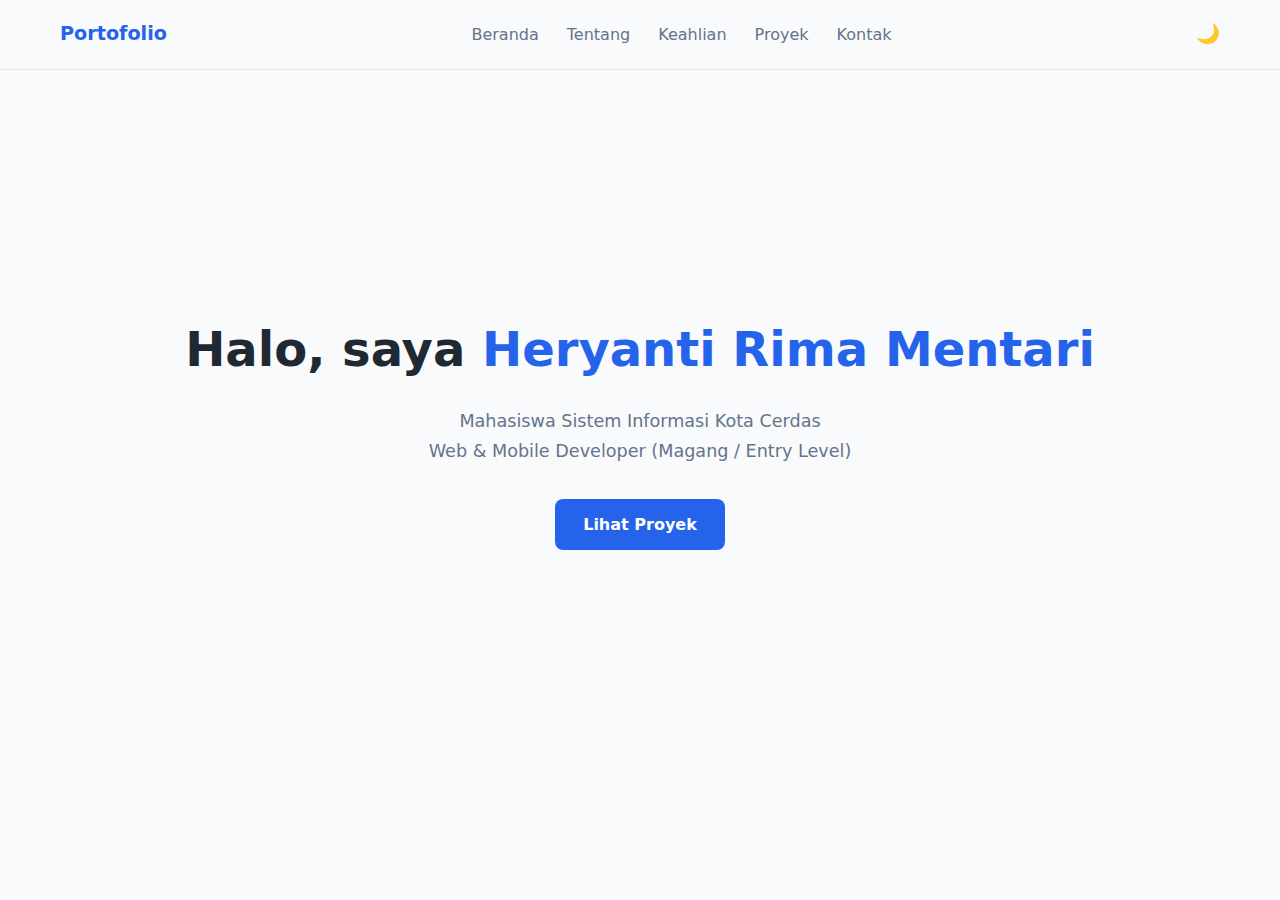
<file: index.html>
<!DOCTYPE html>
<html lang="id">
<head>
  <meta charset="UTF-8">
  <meta name="viewport" content="width=device-width, initial-scale=1.0">
  <title>Heryanti Rima Mentari | Portofolio</title>

  <link rel="stylesheet" href="assets/css/style.css">
</head>
<body>

  <!-- NAVBAR -->
  <nav>
    <div class="logo">Portofolio</div>

    <ul>
      <li><a href="index.html" class="active">Beranda</a></li>
      <li><a href="about.html">Tentang</a></li>
      <li><a href="skills.html">Keahlian</a></li>
      <li><a href="projects.html">Proyek</a></li>
      <li><a href="contact.html">Kontak</a></li>
    </ul>

    <!-- Toggle Dark Mode -->
    <div class="toggle-theme">🌙</div>
  </nav>

  <!-- HERO -->
  <section class="hero reveal">
    <h1>
      Halo, saya <span>Heryanti Rima Mentari</span>
    </h1>

    <p>
      Mahasiswa Sistem Informasi Kota Cerdas <br />
      Web & Mobile Developer (Magang / Entry Level)
    </p>

    <a href="projects.html" class="btn">
      Lihat Proyek
    </a>
  </section>

  <!-- SCRIPT -->
  <script src="assets/js/script.js"></script>
</body>
</html>
</file>
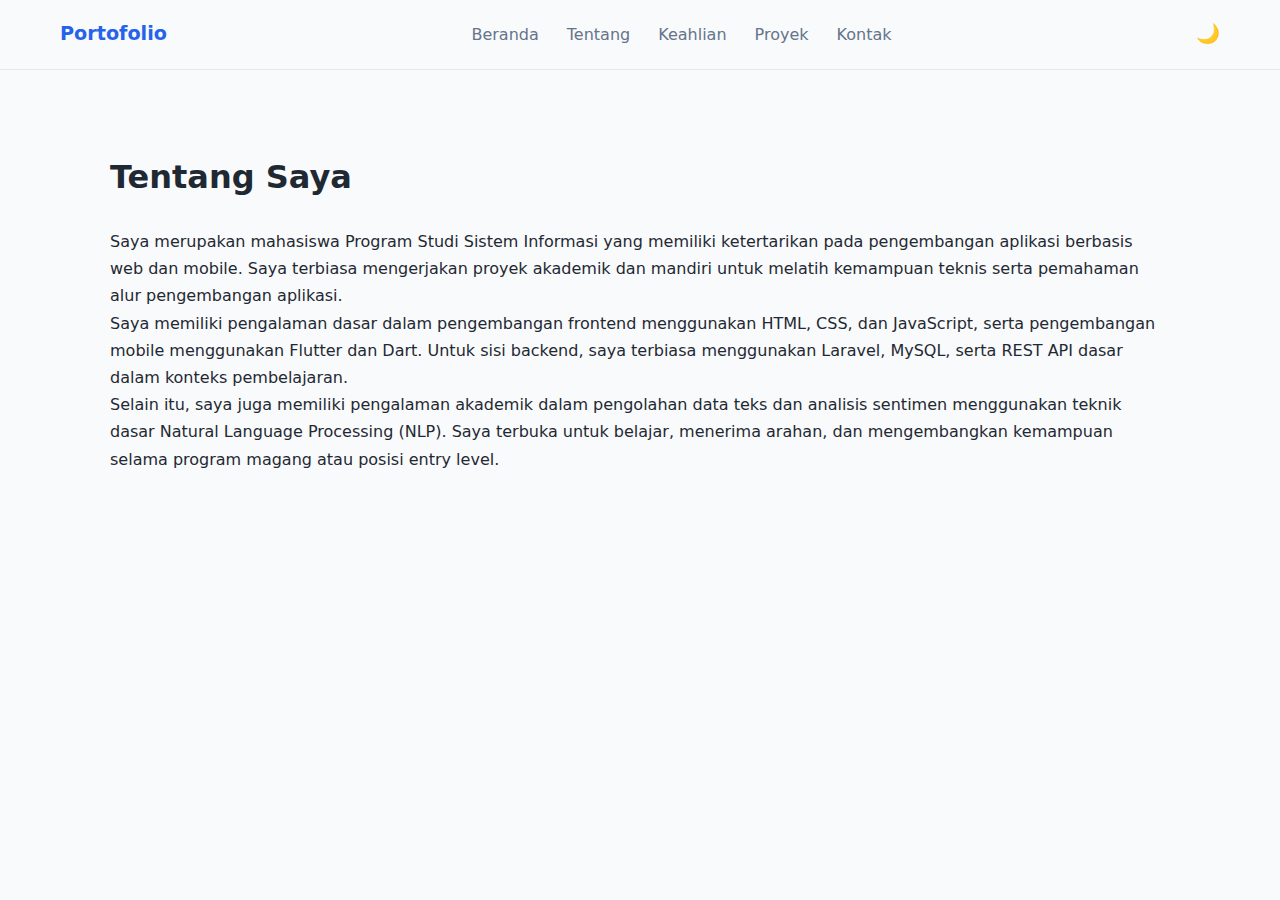
<file: about.html>
<!DOCTYPE html>
<html lang="id">
  <head>
    <meta charset="UTF-8" />
    <meta name="viewport" content="width=device-width, initial-scale=1.0" />
    <title>Tentang Saya | Portofolio</title>

    <link rel="stylesheet" href="assets/css/style.css" />
  </head>
  <body>
    <!-- NAVBAR -->
    <nav>
      <div class="logo">Portofolio</div>

      <ul>
        <li><a href="index.html">Beranda</a></li>
        <li><a href="about.html" class="active">Tentang</a></li>
        <li><a href="skills.html">Keahlian</a></li>
        <li><a href="projects.html">Proyek</a></li>
        <li><a href="contact.html">Kontak</a></li>
      </ul>

      <div class="toggle-theme">🌙</div>
    </nav>

    <!-- ABOUT SECTION -->
    <section class="container reveal">
      <h2>Tentang Saya</h2>

      <p>
        Saya merupakan mahasiswa Program Studi Sistem Informasi yang memiliki
        ketertarikan pada pengembangan aplikasi berbasis web dan mobile. Saya
        terbiasa mengerjakan proyek akademik dan mandiri untuk melatih kemampuan
        teknis serta pemahaman alur pengembangan aplikasi.
      </p>

      <p>
        Saya memiliki pengalaman dasar dalam pengembangan frontend menggunakan
        HTML, CSS, dan JavaScript, serta pengembangan mobile menggunakan Flutter
        dan Dart. Untuk sisi backend, saya terbiasa menggunakan Laravel, MySQL,
        serta REST API dasar dalam konteks pembelajaran.
      </p>

      <p>
        Selain itu, saya juga memiliki pengalaman akademik dalam pengolahan data
        teks dan analisis sentimen menggunakan teknik dasar Natural Language
        Processing (NLP). Saya terbuka untuk belajar, menerima arahan, dan
        mengembangkan kemampuan selama program magang atau posisi entry level.
      </p>
    </section>

    <!-- SCRIPT -->
    <script src="assets/js/script.js"></script>
  </body>
</html>
</file>
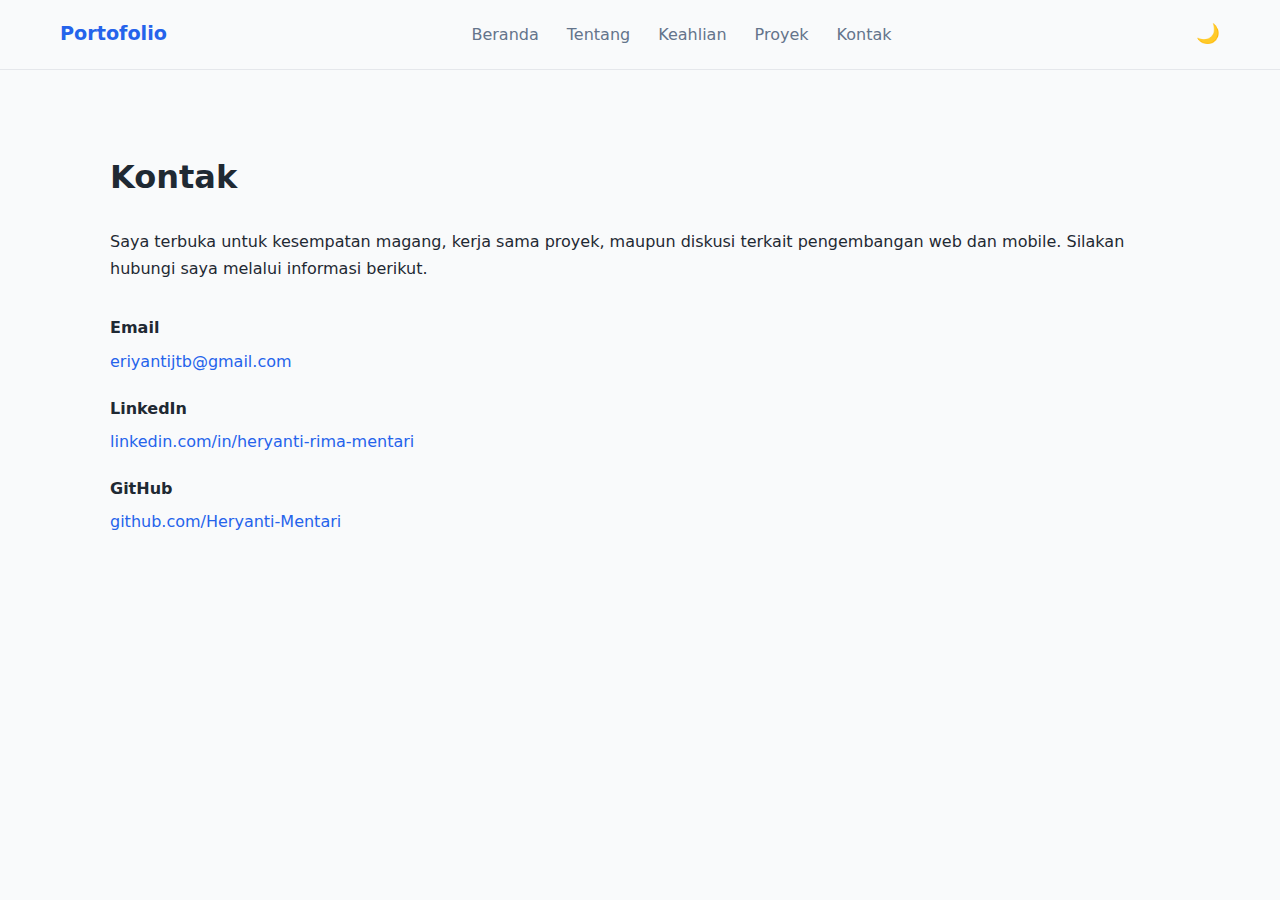
<file: contact.html>
<!DOCTYPE html>
<html lang="id">
  <head>
    <meta charset="UTF-8" />
    <meta name="viewport" content="width=device-width, initial-scale=1.0" />
    <title>Kontak | Portofolio</title>

    <link rel="stylesheet" href="assets/css/style.css" />
  </head>
  <body>
    <!-- NAVBAR -->
    <nav>
      <div class="logo">Portofolio</div>

      <ul>
        <li><a href="index.html">Beranda</a></li>
        <li><a href="about.html">Tentang</a></li>
        <li><a href="skills.html">Keahlian</a></li>
        <li><a href="projects.html">Proyek</a></li>
        <li><a href="contact.html" class="active">Kontak</a></li>
      </ul>

      <div class="toggle-theme">🌙</div>
    </nav>

    <!-- CONTACT -->
    <section class="container reveal">
      <h2>Kontak</h2>

      <p>
        Saya terbuka untuk kesempatan magang, kerja sama proyek, maupun diskusi
        terkait pengembangan web dan mobile. Silakan hubungi saya melalui
        informasi berikut.
      </p>

      <div class="contact-list">
        <div class="contact-item">
          <strong>Email</strong>
          <p>
            <a href="mailto:eriyantijtb@gmail.com">
              eriyantijtb@gmail.com
            </a>
          </p>
        </div>

        <div class="contact-item">
          <strong>LinkedIn</strong>
          <p>
            <a
              href="https://www.linkedin.com/in/heryanti-rima-mentari"
              target="_blank"
              rel="noopener noreferrer"
            >
              linkedin.com/in/heryanti-rima-mentari
            </a>
          </p>
        </div>

        <div class="contact-item">
          <strong>GitHub</strong>
          <p>
            <a
              href="https://github.com/Heryanti-Mentari"
              target="_blank"
              rel="noopener noreferrer"
            >
              github.com/Heryanti-Mentari
            </a>
          </p>
        </div>
      </div>
    </section>

    <!-- SCRIPT -->
    <script src="assets/js/script.js"></script>
  </body>
</html>
</file>
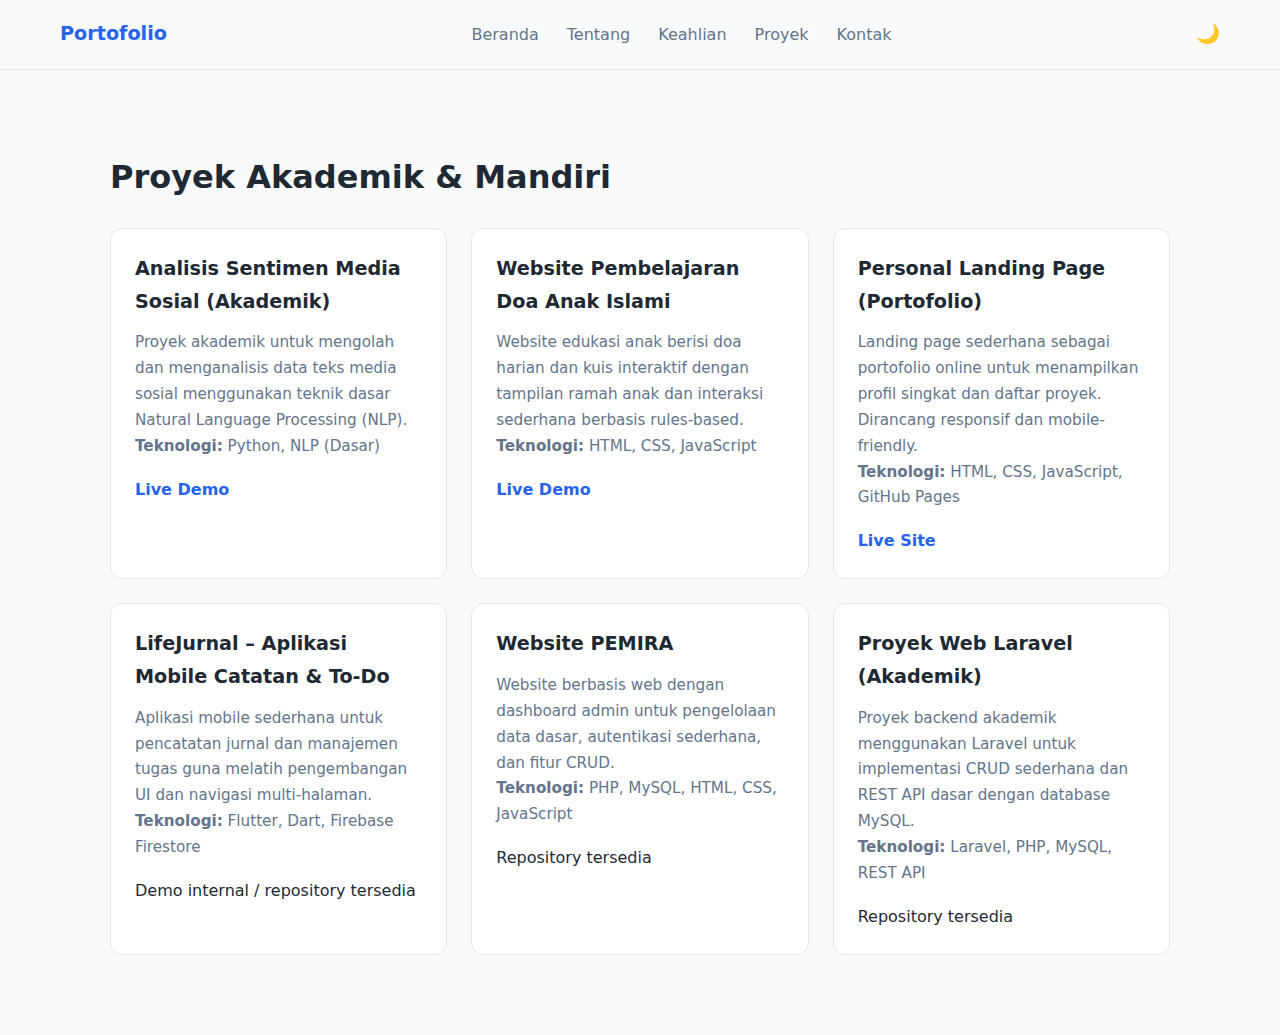
<file: projects.html>
<!DOCTYPE html>
<html lang="id">
  <head>
    <meta charset="UTF-8" />
    <meta name="viewport" content="width=device-width, initial-scale=1.0" />
    <title>Proyek | Portofolio</title>

    <link rel="stylesheet" href="assets/css/style.css" />
  </head>
  <body>
    <!-- NAVBAR -->
    <nav>
      <div class="logo">Portofolio</div>

      <ul>
        <li><a href="index.html">Beranda</a></li>
        <li><a href="about.html">Tentang</a></li>
        <li><a href="skills.html">Keahlian</a></li>
        <li><a href="projects.html" class="active">Proyek</a></li>
        <li><a href="contact.html">Kontak</a></li>
      </ul>

      <div class="toggle-theme">🌙</div>
    </nav>

    <!-- PROJECTS -->
    <section class="container">
      <h2 class="reveal">Proyek Akademik & Mandiri</h2>

      <div class="grid">
        <!-- PROJECT 1 -->
        <div class="card reveal">
          <h3>Analisis Sentimen Media Sosial (Akademik)</h3>
          <p>
            Proyek akademik untuk mengolah dan menganalisis data teks media sosial
            menggunakan teknik dasar Natural Language Processing (NLP).
          </p>
          <p class="tech">
            <strong>Teknologi:</strong> Python, NLP (Dasar)
          </p>
          <div class="project-links">
            <a
              href="https://heryanti-mentari.github.io/Sentimen-Dashboard/"
              target="_blank"
              rel="noopener noreferrer"
            >
              Live Demo
            </a>
          </div>
        </div>

        <!-- PROJECT 2 -->
        <div class="card reveal">
          <h3>Website Pembelajaran Doa Anak Islami</h3>
          <p>
            Website edukasi anak berisi doa harian dan kuis interaktif dengan
            tampilan ramah anak dan interaksi sederhana berbasis rules-based.
          </p>
          <p class="tech">
            <strong>Teknologi:</strong> HTML, CSS, JavaScript
          </p>
          <div class="project-links">
            <a
              href="https://heryanti-mentari.github.io/Doa-anak/"
              target="_blank"
              rel="noopener noreferrer"
            >
              Live Demo
            </a>
          </div>
        </div>

        <!-- PROJECT 3 -->
        <div class="card reveal">
          <h3>Personal Landing Page (Portofolio)</h3>
          <p>
            Landing page sederhana sebagai portofolio online untuk menampilkan
            profil singkat dan daftar proyek. Dirancang responsif dan
            mobile-friendly.
          </p>
          <p class="tech">
            <strong>Teknologi:</strong> HTML, CSS, JavaScript, GitHub Pages
          </p>
          <div class="project-links">
            <a
              href="https://heryanti-mentari.github.io/Heryanti-Portofolio/"
              target="_blank"
              rel="noopener noreferrer"
            >
              Live Site
            </a>
          </div>
        </div>

        <!-- PROJECT 4 -->
        <div class="card reveal">
          <h3>LifeJurnal – Aplikasi Mobile Catatan & To-Do</h3>
          <p>
            Aplikasi mobile sederhana untuk pencatatan jurnal dan manajemen tugas
            guna melatih pengembangan UI dan navigasi multi-halaman.
          </p>
          <p class="tech">
            <strong>Teknologi:</strong> Flutter, Dart, Firebase Firestore
          </p>
          <div class="project-links">
            <span class="note">Demo internal / repository tersedia</span>
          </div>
        </div>

        <!-- PROJECT 5 -->
        <div class="card reveal">
          <h3>Website PEMIRA</h3>
          <p>
            Website berbasis web dengan dashboard admin untuk pengelolaan data
            dasar, autentikasi sederhana, dan fitur CRUD.
          </p>
          <p class="tech">
            <strong>Teknologi:</strong> PHP, MySQL, HTML, CSS, JavaScript
          </p>
          <div class="project-links">
            <span class="note">Repository tersedia</span>
          </div>
        </div>

        <!-- PROJECT 6 -->
        <div class="card reveal">
          <h3>Proyek Web Laravel (Akademik)</h3>
          <p>
            Proyek backend akademik menggunakan Laravel untuk implementasi CRUD
            sederhana dan REST API dasar dengan database MySQL.
          </p>
          <p class="tech">
            <strong>Teknologi:</strong> Laravel, PHP, MySQL, REST API
          </p>
          <div class="project-links">
            <span class="note">Repository tersedia</span>
          </div>
        </div>
      </div>
    </section>

    <!-- SCRIPT -->
    <script src="assets/js/script.js"></script>
  </body>
</html>
</file>
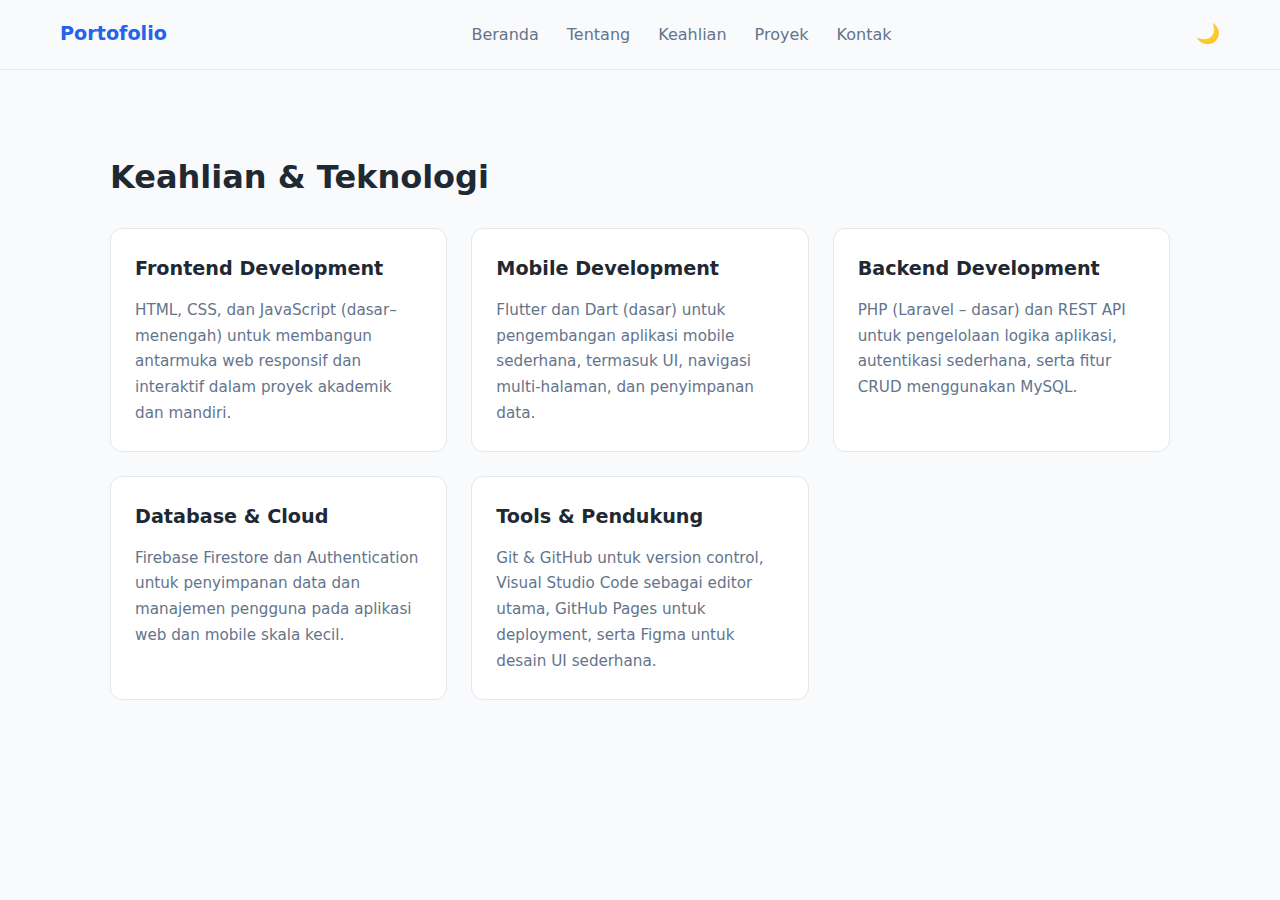
<file: skills.html>
<!DOCTYPE html>
<html lang="id">
  <head>
    <meta charset="UTF-8" />
    <meta name="viewport" content="width=device-width, initial-scale=1.0" />
    <title>Keahlian | Portofolio</title>

    <link rel="stylesheet" href="assets/css/style.css" />
  </head>
  <body>
    <!-- NAVBAR -->
    <nav>
      <div class="logo">Portofolio</div>

      <ul>
        <li><a href="index.html">Beranda</a></li>
        <li><a href="about.html">Tentang</a></li>
        <li><a href="skills.html" class="active">Keahlian</a></li>
        <li><a href="projects.html">Proyek</a></li>
        <li><a href="contact.html">Kontak</a></li>
      </ul>

      <div class="toggle-theme">🌙</div>
    </nav>

    <!-- SKILLS SECTION -->
    <section class="container">
      <h2 class="reveal">Keahlian & Teknologi</h2>

      <div class="grid">
        <!-- FRONTEND -->
        <div class="card reveal">
          <h3>Frontend Development</h3>
          <p>
            HTML, CSS, dan JavaScript (dasar–menengah) untuk membangun antarmuka web
            responsif dan interaktif dalam proyek akademik dan mandiri.
          </p>
        </div>

        <!-- MOBILE -->
        <div class="card reveal">
          <h3>Mobile Development</h3>
          <p>
            Flutter dan Dart (dasar) untuk pengembangan aplikasi mobile sederhana,
            termasuk UI, navigasi multi-halaman, dan penyimpanan data.
          </p>
        </div>

        <!-- BACKEND -->
        <div class="card reveal">
          <h3>Backend Development</h3>
          <p>
            PHP (Laravel – dasar) dan REST API untuk pengelolaan logika aplikasi,
            autentikasi sederhana, serta fitur CRUD menggunakan MySQL.
          </p>
        </div>

        <!-- DATABASE & CLOUD -->
        <div class="card reveal">
          <h3>Database & Cloud</h3>
          <p>
            Firebase Firestore dan Authentication untuk penyimpanan data dan
            manajemen pengguna pada aplikasi web dan mobile skala kecil.
          </p>
        </div>

        <!-- TOOLS -->
        <div class="card reveal">
          <h3>Tools & Pendukung</h3>
          <p>
            Git & GitHub untuk version control, Visual Studio Code sebagai editor
            utama, GitHub Pages untuk deployment, serta Figma untuk desain UI sederhana.
          </p>
        </div>
      </div>
    </section>

    <!-- SCRIPT -->
    <script src="assets/js/script.js"></script>
  </body>
</html>
</file>
<file: assets/css/style.css>
/* ==============================
   RESET & BASE
============================== */
* {
  margin: 0;
  padding: 0;
  box-sizing: border-box;
}

:root {
  --bg-color: #f9fafb;
  --text-color: #1f2933;
  --card-bg: #ffffff;
  --primary: #2563eb;
  --secondary: #64748b;
  --border: #e5e7eb;
}

body.dark {
  --bg-color: #0f172a;
  --text-color: #e5e7eb;
  --card-bg: #1e293b;
  --primary: #60a5fa;
  --secondary: #94a3b8;
  --border: #334155;
}

body {
  font-family: "Segoe UI", system-ui, -apple-system, sans-serif;
  background-color: var(--bg-color);
  color: var(--text-color);
  line-height: 1.7;
  transition: background 0.3s, color 0.3s;
}

/* ==============================
   NAVBAR
============================== */
nav {
  display: flex;
  justify-content: space-between;
  align-items: center;
  padding: 18px 60px;
  border-bottom: 1px solid var(--border);
  background-color: var(--bg-color);
  position: sticky;
  top: 0;
  z-index: 100;
}

nav .logo {
  font-size: 1.2rem;
  font-weight: 700;
  color: var(--primary);
}

nav ul {
  list-style: none;
  display: flex;
  gap: 28px;
}

nav ul li a {
  text-decoration: none;
  color: var(--secondary);
  font-weight: 500;
  transition: color 0.2s;
}

nav ul li a:hover {
  color: var(--primary);
}

.toggle-theme {
  cursor: pointer;
  font-size: 1.2rem;
}

/* ==============================
   LAYOUT
============================== */
.container {
  max-width: 1100px;
  margin: 80px auto;
  padding: 0 20px;
}

h1, h2, h3 {
  font-weight: 700;
}

h2 {
  margin-bottom: 24px;
  font-size: 2rem;
}

/* ==============================
   HERO
============================== */
.hero {
  min-height: 80vh;
  display: flex;
  flex-direction: column;
  justify-content: center;
  align-items: center;
  text-align: center;
  padding: 0 20px;
}

.hero h1 {
  font-size: 3rem;
  margin-bottom: 16px;
}

.hero span {
  color: var(--primary);
}

.hero p {
  color: var(--secondary);
  margin-bottom: 32px;
  font-size: 1.1rem;
}

/* ==============================
   BUTTON
============================== */
.btn {
  display: inline-block;
  padding: 12px 28px;
  background-color: var(--primary);
  color: #ffffff;
  border-radius: 8px;
  text-decoration: none;
  font-weight: 600;
  transition: transform 0.2s, opacity 0.2s;
}

.btn:hover {
  transform: translateY(-2px);
  opacity: 0.9;
}

/* ==============================
   GRID & CARD
============================== */
.grid {
  display: grid;
  grid-template-columns: repeat(auto-fit, minmax(260px, 1fr));
  gap: 24px;
}

.card {
  background-color: var(--card-bg);
  padding: 24px;
  border-radius: 12px;
  border: 1px solid var(--border);
  transition: transform 0.2s, box-shadow 0.2s;
}

.card:hover {
  transform: translateY(-6px);
  box-shadow: 0 10px 25px rgba(0, 0, 0, 0.08);
}

.card h3 {
  margin-bottom: 12px;
  font-size: 1.2rem;
}

.card p {
  color: var(--secondary);
  font-size: 0.95rem;
}

/* ==============================
   PROJECT LINKS
============================== */
.project-links {
  margin-top: 16px;
  display: flex;
  gap: 16px;
}

.project-links a {
  text-decoration: none;
  font-weight: 600;
  color: var(--primary);
}

/* ==============================
   CONTACT
============================== */
.contact-list {
  margin-top: 32px;
  display: grid;
  gap: 20px;
}

.contact-item strong {
  display: block;
  margin-bottom: 6px;
}

.contact-item a {
  color: var(--primary);
  text-decoration: none;
}

.contact-item a:hover {
  text-decoration: underline;
}

/* ==============================
   ANIMATION
============================== */
.reveal {
  opacity: 0;
  transform: translateY(30px);
  transition: all 0.6s ease;
}

.reveal.active {
  opacity: 1;
  transform: translateY(0);
}

/* ==============================
   RESPONSIVE
============================== */
@media (max-width: 768px) {
  nav {
    padding: 16px 24px;
  }

  nav ul {
    gap: 16px;
  }

  .hero h1 {
    font-size: 2.2rem;
  }

  h2 {
    font-size: 1.6rem;
  }
}
</file>
